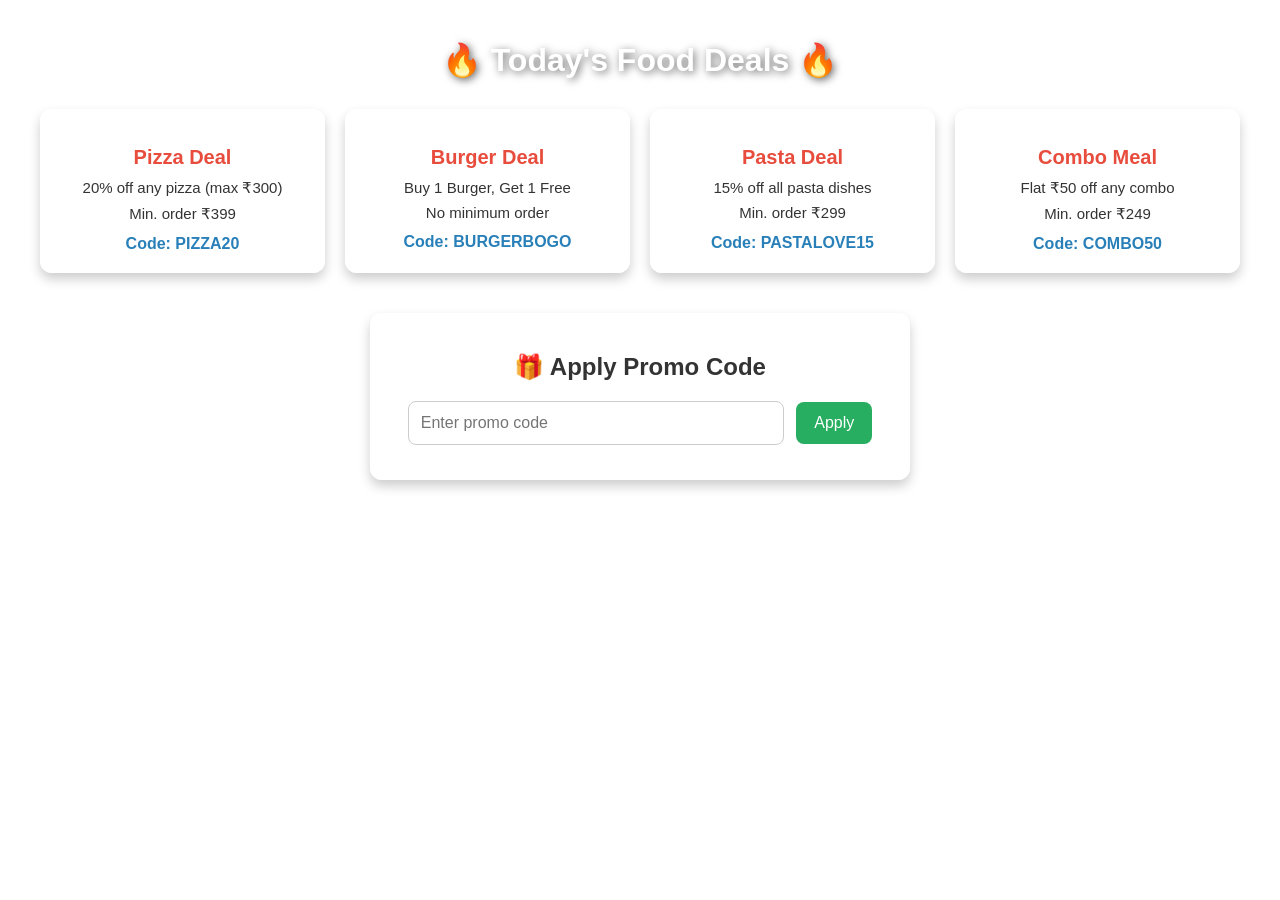
<file: Deals.html>
<!DOCTYPE html>
<html lang="en">
<head>
  <meta charset="UTF-8">
  <meta name="viewport" content="width=device-width, initial-scale=1.0">
  <title>Food Deals</title>
  <style>
    body {
      margin: 0;
      font-family: Arial, sans-serif;
      /* 🔥 Background wallpaper */
      background: url("https://images.unsplash.com/photo-1600891964599-f61ba0e24092?ixlib=rb-4.0.3&auto=format&fit=crop&w=1400&q=80") no-repeat center center fixed;
      background-size: cover;
      padding: 20px;
    }

    h1 {
      text-align: center;
      color: #fff;
      margin-bottom: 30px;
      text-shadow: 2px 2px 8px rgba(0,0,0,0.6);
    }

    .deals-container {
      display: grid;
      grid-template-columns: repeat(auto-fit, minmax(250px, 1fr));
      gap: 20px;
      max-width: 1200px;
      margin: auto;
    }

    .deal-card {
      background: rgba(255,255,255,0.9); /* semi-transparent so wallpaper is visible */
      border-radius: 12px;
      box-shadow: 0 6px 12px rgba(0,0,0,0.2);
      padding: 20px;
      text-align: center;
      transition: transform 0.2s;
    }

    .deal-card:hover {
      transform: translateY(-5px);
    }

    .deal-card h2 {
      font-size: 20px;
      margin-bottom: 10px;
      color: #e74c3c;
    }

    .deal-card p {
      font-size: 15px;
      color: #333;
      margin: 8px 0;
    }

    .deal-card span {
      display: block;
      margin-top: 12px;
      font-weight: bold;
      color: #2980b9;
    }

    /* Promo Code Section */
    .promo-box {
      background: rgba(255,255,255,0.9);
      padding: 20px;
      margin: 40px auto 0;
      max-width: 500px;
      border-radius: 12px;
      box-shadow: 0 6px 12px rgba(0,0,0,0.2);
      text-align: center;
    }

    .promo-box h2 {
      color: #333;
    }

    .promo-box input {
      padding: 12px;
      width: 70%;
      border: 1px solid #ccc;
      border-radius: 8px;
      font-size: 16px;
    }

    .promo-box button {
      padding: 12px 18px;
      margin-left: 8px;
      background: #27ae60;
      border: none;
      border-radius: 8px;
      color: white;
      font-size: 16px;
      cursor: pointer;
    }

    .promo-box button:hover {
      background: #219150;
    }

    #promoResult {
      margin-top: 15px;
      font-size: 16px;
      font-weight: bold;
    }
  </style>
</head>
<body>

  <h1>🔥 Today's Food Deals 🔥</h1>

  <div class="deals-container">
    <div class="deal-card">
      <h2>Pizza Deal</h2>
      <p>20% off any pizza (max ₹300)</p>
      <p>Min. order ₹399</p>
      <span>Code: PIZZA20</span>
    </div>

    <div class="deal-card">
      <h2>Burger Deal</h2>
      <p>Buy 1 Burger, Get 1 Free</p>
      <p>No minimum order</p>
      <span>Code: BURGERBOGO</span>
    </div>

    <div class="deal-card">
      <h2>Pasta Deal</h2>
      <p>15% off all pasta dishes</p>
      <p>Min. order ₹299</p>
      <span>Code: PASTALOVE15</span>
    </div>

    <div class="deal-card">
      <h2>Combo Meal</h2>
      <p>Flat ₹50 off any combo</p>
      <p>Min. order ₹249</p>
      <span>Code: COMBO50</span>
    </div>
  </div>

  <!-- Promo Code Checker -->
  <div class="promo-box">
    <h2>🎁 Apply Promo Code</h2>
    <input id="promoInput" placeholder="Enter promo code">
    <button onclick="applyPromo()">Apply</button>
    <div id="promoResult"></div>
  </div>

  <script>
    const DEALS = {
      "PIZZA20": "✅ 20% off any pizza (max ₹300)",
      "BURGERBOGO": "✅ Buy 1 Burger, Get 1 Free",
      "PASTALOVE15": "✅ 15% off all pasta dishes",
      "COMBO50": "✅ Flat ₹50 off any combo"
    };

    function applyPromo() {
      const code = document.getElementById("promoInput").value.trim().toUpperCase();
      const result = document.getElementById("promoResult");

      if (DEALS[code]) {
        result.style.color = "green";
        result.textContent = DEALS[code];
      } else {
        result.style.color = "crimson";
        result.textContent = "❌ Invalid or expired code.";
      }
    }
  </script>

</body>
</html>
</file>
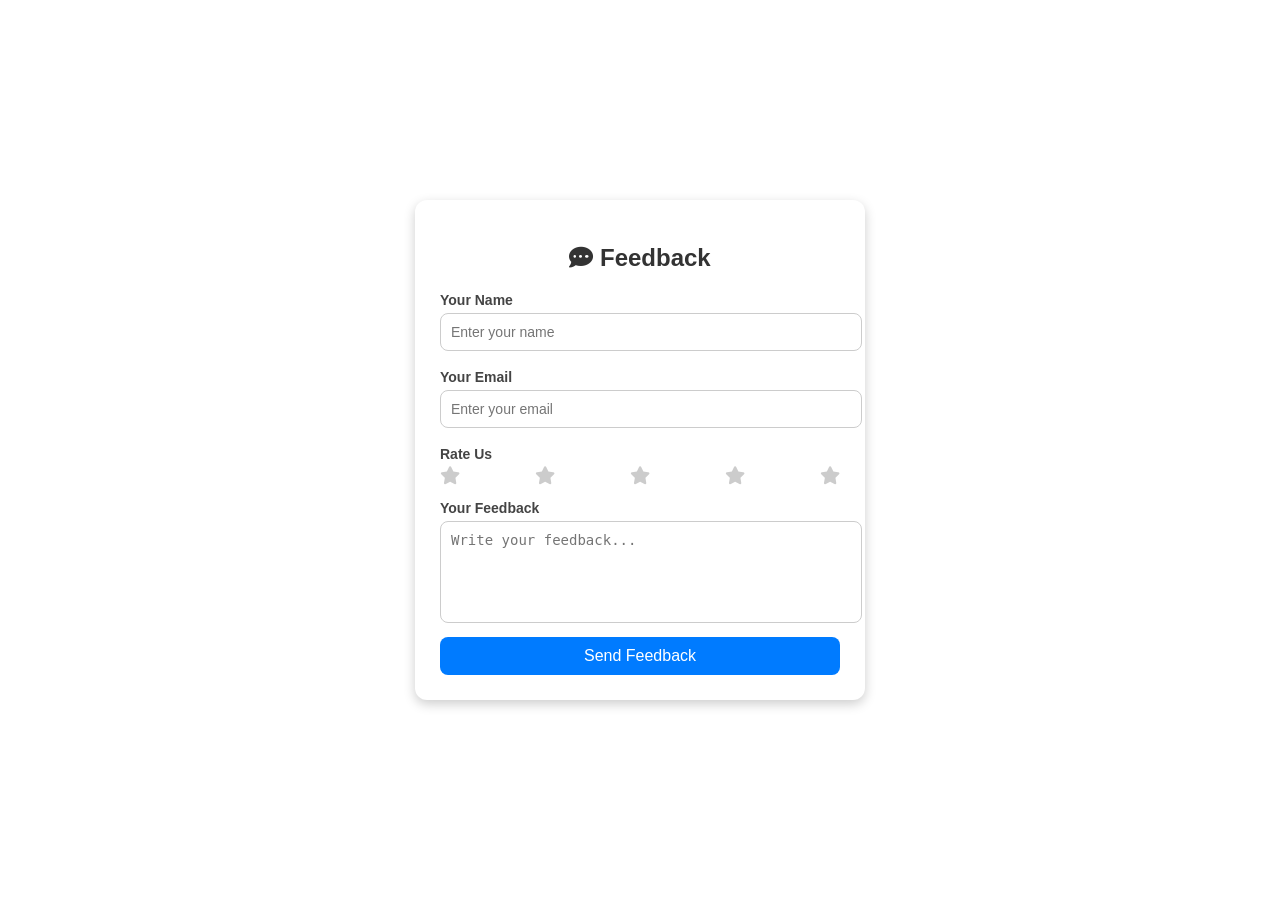
<file: feedback.html>
<!DOCTYPE html>
<html lang="en">
<head>
  <meta charset="UTF-8">
  <meta name="viewport" content="width=device-width, initial-scale=1.0">
  <title>Feedback Form</title>
  <link rel="stylesheet" href="https://cdnjs.cloudflare.com/ajax/libs/font-awesome/6.4.0/css/all.min.css">
  <style>
    body {
      font-family: Arial, sans-serif;
      background: url("https://e0.pxfuel.com/wallpapers/389/446/desktop-wallpaper-fast-food-restaurant-cafe-wall-decor-hamburger-wall-poster-pizza-mural-trendy-black-background-poster-in-2021-fast-food-restaurant-cafe-wall-fast-food.jpg");
      display: flex;
      justify-content: center;
      align-items: center;
      height: 100vh;
      margin: 0;
    }
    .feedback-box {
      background: white;
      padding: 25px;
      border-radius: 12px;
      box-shadow: 0 4px 12px rgba(0,0,0,0.2);
      width: 400px;
    }
    .feedback-box h2 {
      text-align: center;
      margin-bottom: 20px;
      color: #333;
    }
    .feedback-box label {
      font-size: 14px;
      font-weight: bold;
      display: block;
      margin: 8px 0 5px;
      color: #444;
    }
    .feedback-box input, .feedback-box textarea, .feedback-box select {
      width: 100%;
      padding: 10px;
      font-size: 14px;
      border: 1px solid #ccc;
      border-radius: 8px;
      outline: none;
      margin-bottom: 10px;
    }
    .feedback-box textarea {
      resize: none;
      height: 80px;
    }
    .feedback-box button {
      background: #007bff;
      color: white;
      padding: 10px;
      width: 100%;
      border: none;
      border-radius: 8px;
      cursor: pointer;
      font-size: 16px;
      transition: 0.3s;
    }
    .feedback-box button:hover {
      background: #0056b3;
    }
    .rating {
      display: flex;
      justify-content: space-between;
      font-size: 18px;
      margin-bottom: 15px;
    }
    .rating i {
      cursor: pointer;
      color: #ccc;
      transition: 0.3s;
    }
    .rating i:hover, .rating i.active {
      color: #ff9800;
    }
  </style>
</head>
<body>

  <div class="feedback-box">
    <h2><i class="fa-solid fa-comment-dots"></i> Feedback</h2>
    <form>
      <label>Your Name</label>
      <input type="text" placeholder="Enter your name" required>

      <label>Your Email</label>
      <input type="email" placeholder="Enter your email" required>

      <label>Rate Us</label>
      <div class="rating">
        <i class="fa-solid fa-star"></i>
        <i class="fa-solid fa-star"></i>
        <i class="fa-solid fa-star"></i>
        <i class="fa-solid fa-star"></i>
        <i class="fa-solid fa-star"></i>
      </div>

      <label>Your Feedback</label>
      <textarea placeholder="Write your feedback..." required></textarea>

      <button type="submit">Send Feedback</button>
    </form>
  </div>

</body>
</html>
</file>
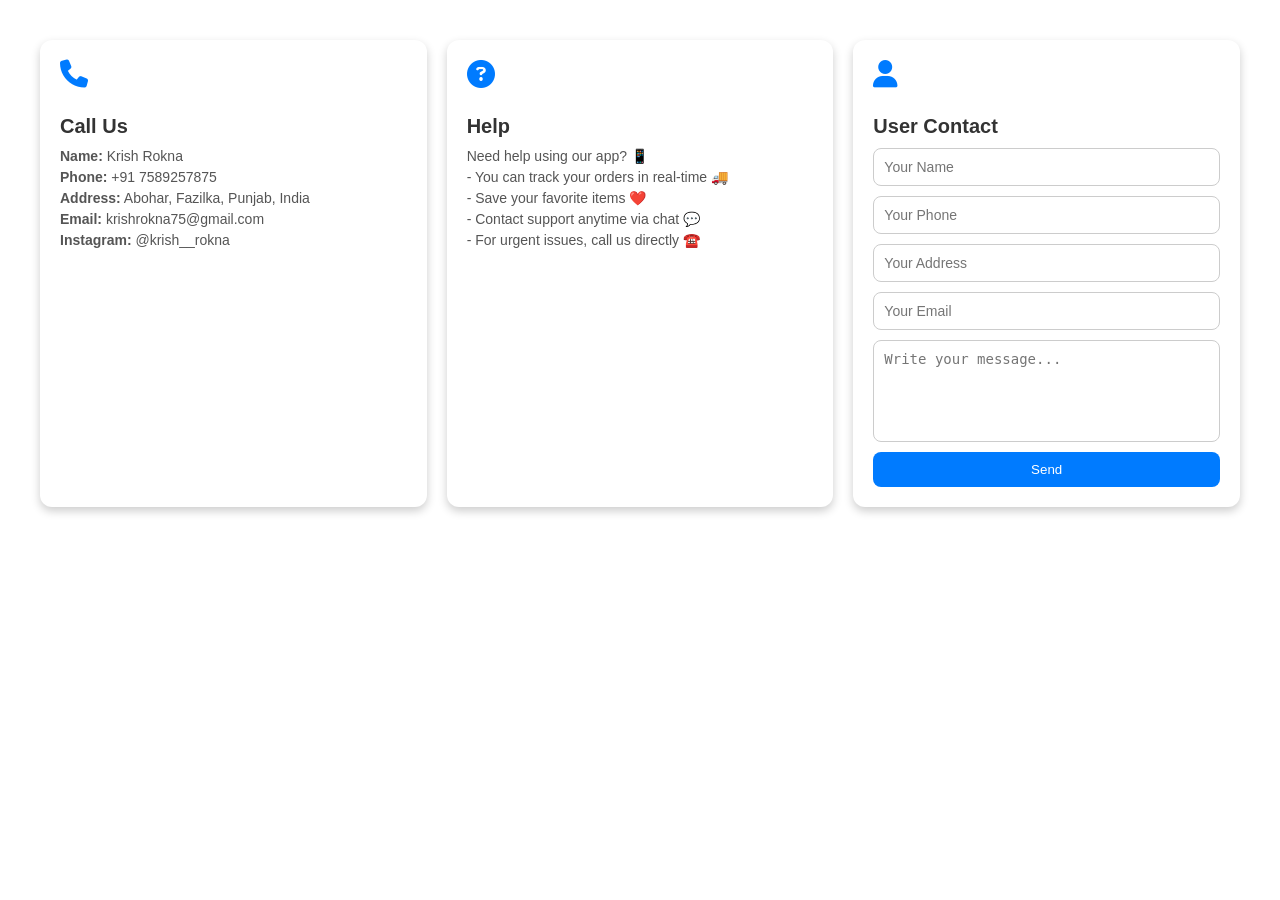
<file: Help.html>
<!DOCTYPE html>
<html lang="en">
<head>
  <meta charset="UTF-8">
  <meta name="viewport" content="width=device-width, initial-scale=1.0">
  <title>Support Section</title>
  <link rel="stylesheet" href="https://cdnjs.cloudflare.com/ajax/libs/font-awesome/6.4.0/css/all.min.css">
  <style>
    body {
      font-family: Arial, sans-serif;
      background:url("https://e0.pxfuel.com/wallpapers/389/446/desktop-wallpaper-fast-food-restaurant-cafe-wall-decor-hamburger-wall-poster-pizza-mural-trendy-black-background-poster-in-2021-fast-food-restaurant-cafe-wall-fast-food.jpg");
      margin: 0;
      padding: 40px;
    }
    .container {
      display: grid;
      grid-template-columns: 1fr 1fr 1fr;
      gap: 20px;
    }
    .card {
      background:white;
      padding: 20px;
      border-radius: 12px;
      box-shadow: 0 4px 10px rgba(0,0,0,0.2);
    }
    .card i {
      font-size: 28px;
      color: #007bff;
      margin-bottom: 10px;
    }
    .card h2 {
      font-size: 20px;
      margin-bottom: 10px;
      color: #333;
    }
    .card p {
      font-size: 14px;
      color: #555;
      margin: 5px 0;
    }

    /* Contact Form */
    form {
      display: flex;
      flex-direction: column;
      gap: 10px;
    }
    form input, form textarea {
      padding: 10px;
      font-size: 14px;
      border: 1px solid #ccc;
      border-radius: 8px;
      outline: none;
    }
    form textarea {
      resize: none;
      height: 80px;
    }
    form button {
      background: #007bff;
      color: white;
      padding: 10px;
      border: none;
      border-radius: 8px;
      cursor: pointer;
      transition: 0.3s;
    }
    form button:hover {
      background: #0056b3;
    }

    /* Responsive */
    @media (max-width: 900px) {
      .container {
        grid-template-columns: 1fr;
      }
    }
  </style>
</head>
<body>

  <div class="container">
    <!-- 📞 Call Option -->
    <div class="card">
      <i class="fa-solid fa-phone"></i>
      <h2>Call Us</h2>
      <p><b>Name:</b> Krish Rokna</p>
      <p><b>Phone:</b> +91 7589257875</p>
      <p><b>Address:</b> Abohar, Fazilka, Punjab, India</p>
      <p><b>Email:</b> krishrokna75@gmail.com</p>
      <p><b>Instagram:</b> @krish__rokna</p>
    </div>

    <!-- ❓ Help Option -->
    <div class="card">
      <i class="fa-solid fa-circle-question"></i>
      <h2>Help</h2>
      <p>Need help using our app? 📱</p>
      <p>- You can track your orders in real-time 🚚</p>
      <p>- Save your favorite items ❤️</p>
      <p>- Contact support anytime via chat 💬</p>
      <p>- For urgent issues, call us directly ☎️</p>
    </div>

    <!-- 👤 User Contact Form -->
    <div class="card">
      <i class="fa-solid fa-user"></i>
      <h2>User Contact</h2>
      <form>
        <input type="text" placeholder="Your Name" required>
        <input type="text" placeholder="Your Phone" required>
        <input type="text" placeholder="Your Address">
        <input type="email" placeholder="Your Email">
        <textarea placeholder="Write your message..."></textarea>
        <button type="submit">Send</button>
      </form>
    </div>
  </div>

</body>
</html>
</file>
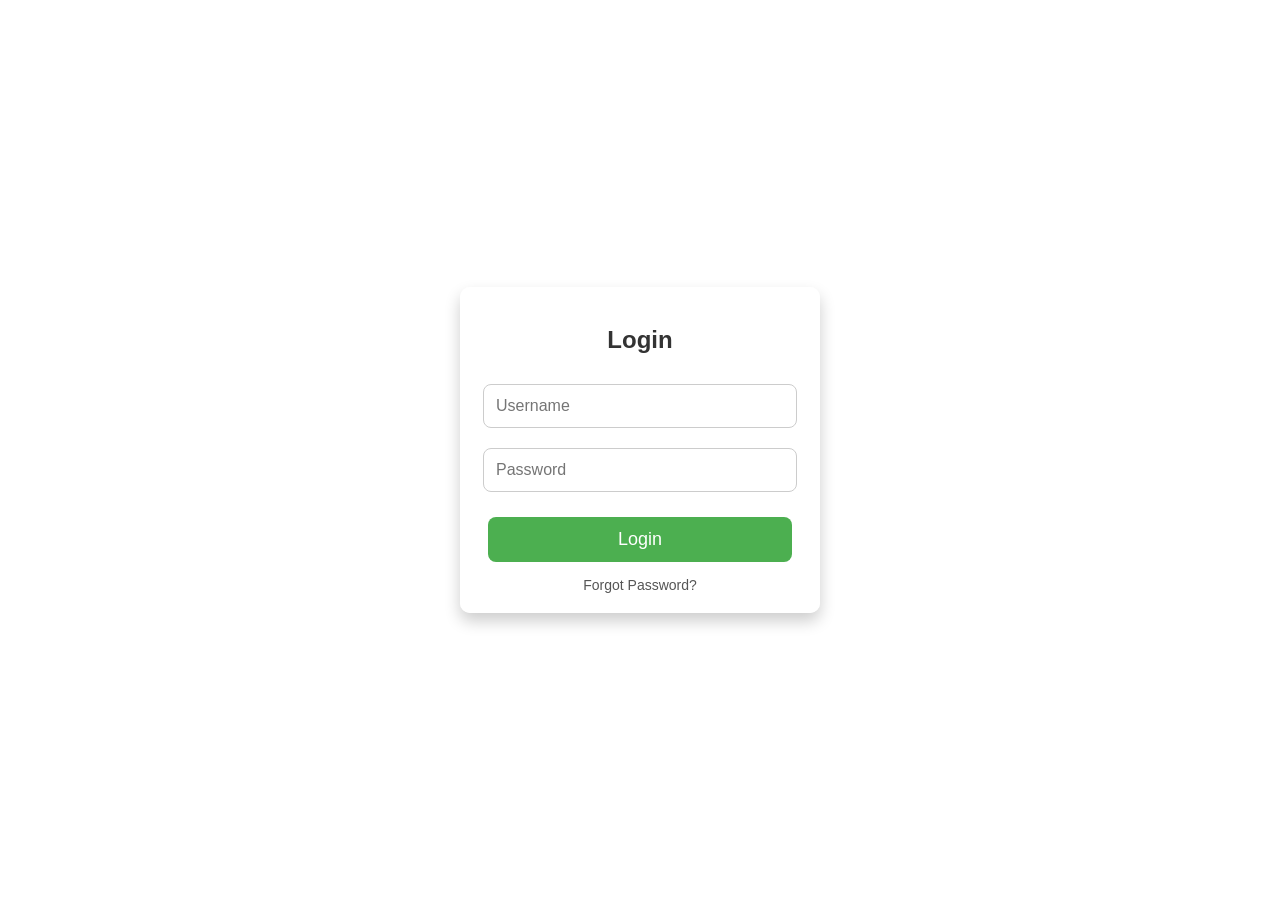
<file: Login.html>
<!DOCTYPE html>
<html lang="en">
<head>
  <meta charset="UTF-8">
  <meta name="viewport" content="width=device-width, initial-scale=1.0">
  <title>Login Page</title>
  <style>
    body {
      margin: 0;
      padding: 0;
      font-family: Arial, sans-serif;
      background: url("https://e0.pxfuel.com/wallpapers/389/446/desktop-wallpaper-fast-food-restaurant-cafe-wall-decor-hamburger-wall-poster-pizza-mural-trendy-black-background-poster-in-2021-fast-food-restaurant-cafe-wall-fast-food.jpg") no-repeat center center fixed;
      background-size: cover;
      height: 100vh;
      display: flex;
      justify-content: center;
      align-items: center;
    }

    .login-box {
      background: rgba(255,255,255,0.9);
      padding: 20px;
      border-radius: 10px;
      box-shadow: 0 8px 16px rgba(0,0,0,0.2);
      width: 320px;
      text-align: center;
    }

    .login-box h2 {
      margin-bottom: 20px;
      color: #333;
    }

    .login-box input {
      width: 90%;
      padding: 12px;
      margin: 10px 0;
      border: 1px solid #ccc;
      border-radius: 8px;
      font-size: 16px;
    }

    .login-box button {
      width: 95%;
      padding: 12px;
      background: #4CAF50;
      border: none;
      border-radius: 8px;
      color: white;
      font-size: 18px;
      cursor: pointer;
      margin-top: 15px;
    }

    .login-box button:hover {
      background: #45a049;
    }

    .login-box a {
      display: block;
      margin-top: 15px;
      font-size: 14px;
      color: #555;
      text-decoration: none;
    }

    .login-box a:hover {
      color: #000;
    }
  </style>
</head>
<body>
  <div class="login-box">
    <h2>Login</h2>
    <form action="nextpage.html" method="get">
      <input type="text" placeholder="Username" required><br>
      <input type="password" placeholder="Password" required><br>
      <button type="submit">Login</button>
    </form>
    <a href="#">Forgot Password?</a>
  </div>
</body>
</html>
</file>
